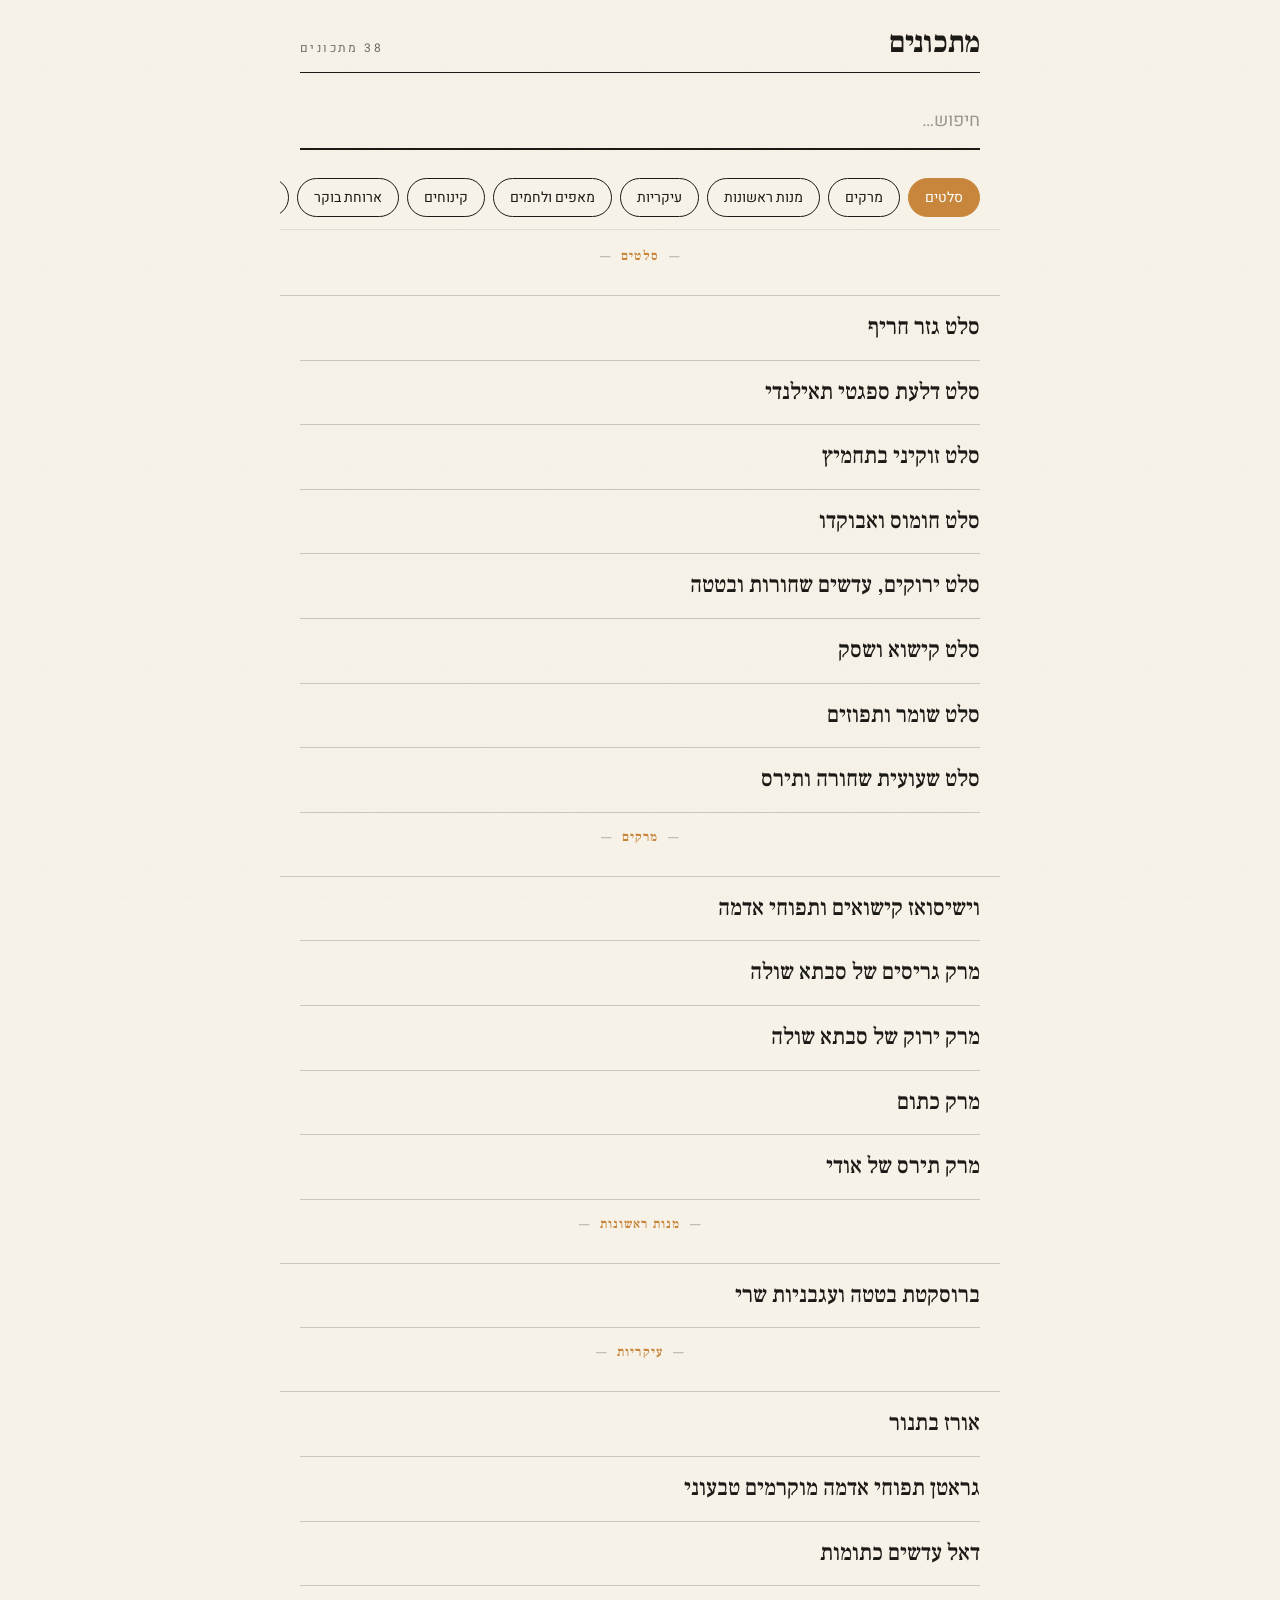
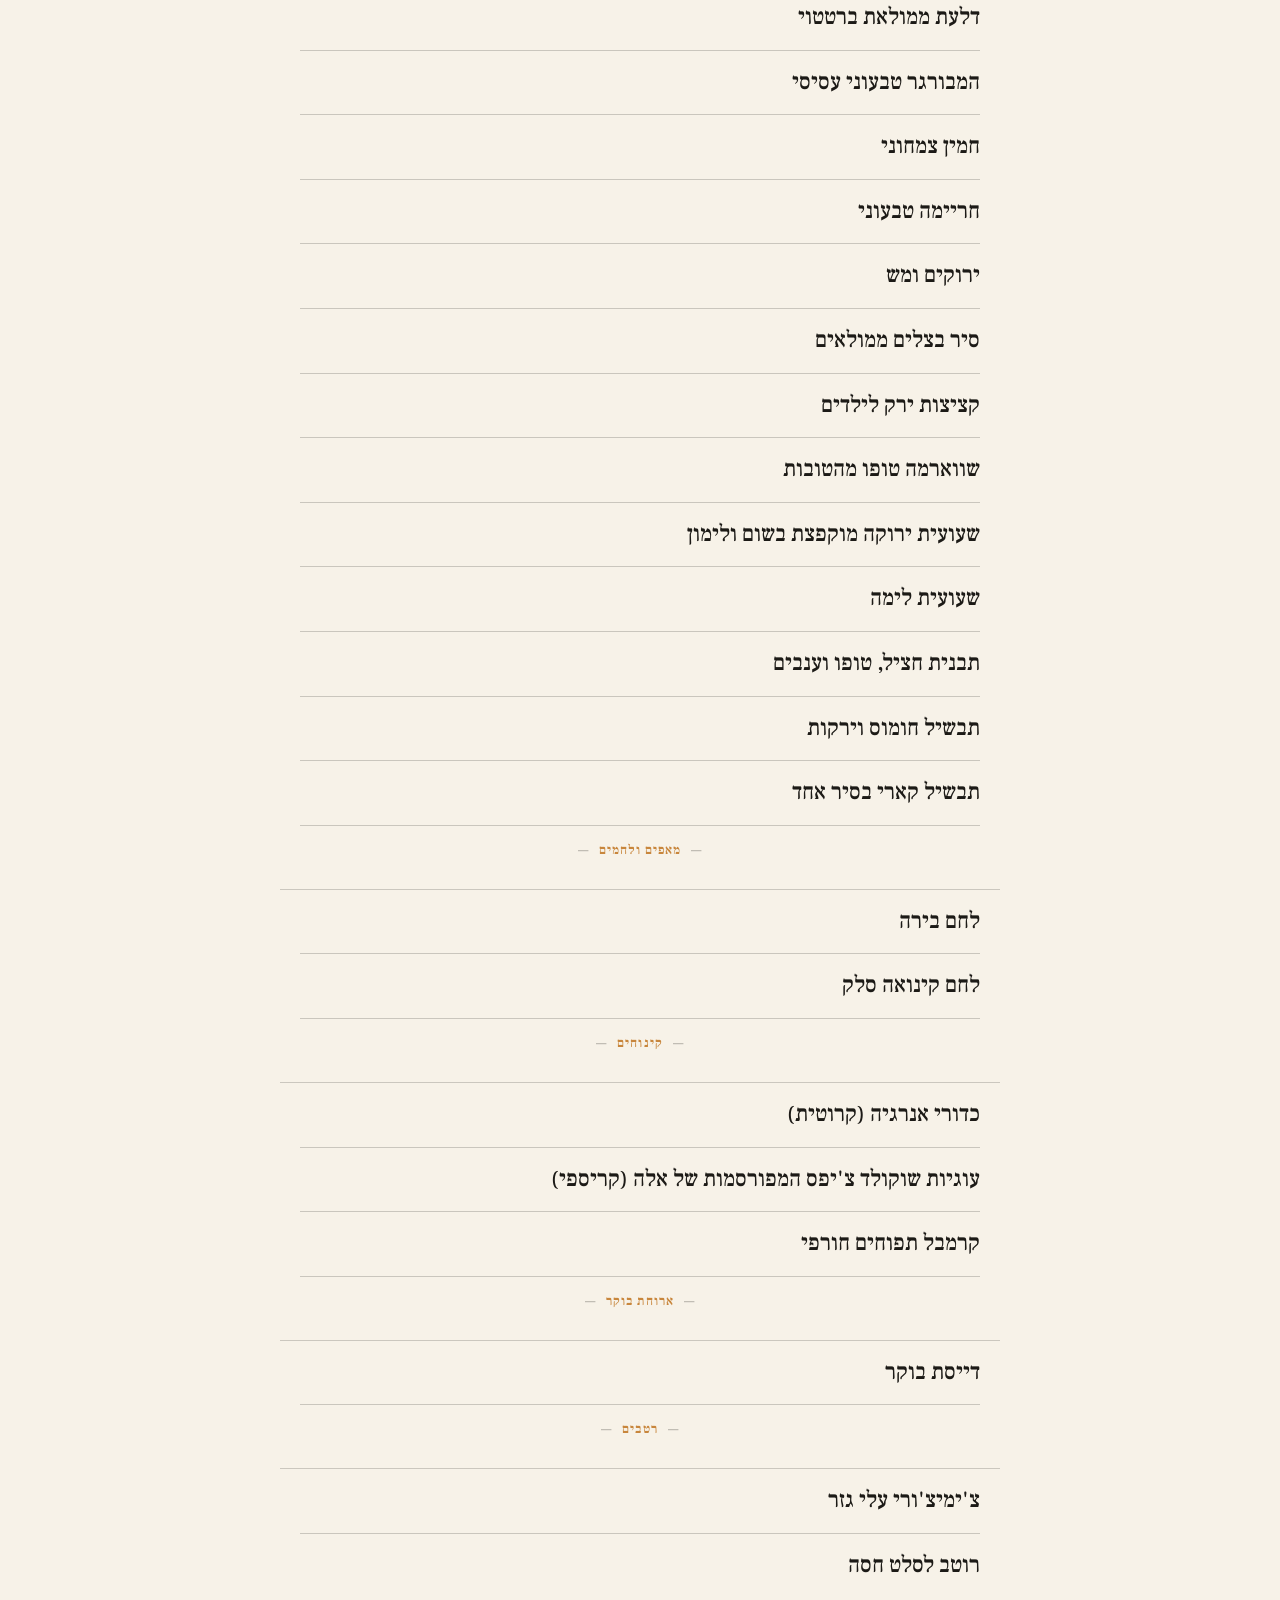
<file: index.html>
<!doctype html>
<html lang="he" dir="rtl">
<head>
<meta charset="utf-8">
<meta name="viewport" content="width=device-width,initial-scale=1,viewport-fit=cover,maximum-scale=5">
<meta name="theme-color" content="#F7F2E8">
<meta name="apple-mobile-web-app-capable" content="yes">
<meta name="apple-mobile-web-app-status-bar-style" content="default">
<meta name="apple-mobile-web-app-title" content="מתכונים">
<meta name="robots" content="noindex, nofollow">
<title>מתכונים</title>
<link rel="apple-touch-icon" href="apple-touch-icon.png">
<link rel="icon" type="image/svg+xml" href="icon.svg">
<link rel="icon" type="image/png" sizes="512x512" href="icon-512.png">
<link rel="preconnect" href="https://fonts.googleapis.com">
<link rel="preconnect" href="https://fonts.gstatic.com" crossorigin>
<link href="https://fonts.googleapis.com/css2?family=Frank+Ruhl+Libre:wght@400;500;700;900&family=Heebo:wght@300;400;500;700&display=swap" rel="stylesheet">
<link rel="stylesheet" href="styles.css">
</head>
<body>
  <div id="app" aria-live="polite"></div>

  <template id="tpl-home">
    <div class="screen home">
      <header class="page-top">
        <div class="wordmark">מתכונים</div>
        <div class="kicker" data-count></div>
      </header>
      <div class="search-wrap">
        <input class="search" type="search" placeholder="חיפוש…" aria-label="חיפוש מתכונים" data-search>
        <button class="search-clear" type="button" aria-label="נקה חיפוש" data-search-clear hidden>×</button>
      </div>
      <div class="chip-rail" data-chiprail></div>
      <ul class="recipe-list" data-list></ul>
      <p class="empty" data-empty hidden>אין מתכונים תואמים</p>
    </div>
  </template>

  <template id="tpl-recipe">
    <article class="screen detail">
      <a href="#/" class="back">→ חזרה</a>
      <h1 data-title></h1>
      <div class="sub" data-sub></div>
      <section class="ingredients">
        <h2>מצרכים</h2>
        <div class="ing-list" data-ingredients></div>
      </section>
      <section class="instructions">
        <h2>הוראות הכנה</h2>
        <ol class="steps" data-instructions></ol>
      </section>
    </article>
  </template>

  <template id="tpl-admin-lock">
    <div class="screen lock">
      <div class="lock-inner">
        <div class="lock-title" data-lock-title>הזן PIN</div>
        <div class="lock-sub" data-lock-sub>ארבע ספרות לגישה לעריכה</div>
        <div class="pin-dots" data-dots>
          <span></span><span></span><span></span><span></span>
        </div>
        <div class="pin-pad">
          <button type="button">1</button><button type="button">2</button><button type="button">3</button>
          <button type="button">4</button><button type="button">5</button><button type="button">6</button>
          <button type="button">7</button><button type="button">8</button><button type="button">9</button>
          <button type="button" class="pad-spacer" aria-hidden="true"></button>
          <button type="button">0</button>
          <button type="button" class="pad-back" aria-label="מחק">⌫</button>
        </div>
        <button class="text-btn" data-forgot hidden>איפוס</button>
      </div>
    </div>
  </template>

  <template id="tpl-admin-token">
    <div class="screen token">
      <a href="#/" class="back">→ חזרה</a>
      <h1>GitHub Token</h1>
      <p class="token-help">
        כדי לשמור עריכות צריך Fine-grained PAT עם הרשאת Contents: Read and write על הריפו של מתכונים.
        <a href="https://github.com/settings/personal-access-tokens/new" target="_blank" rel="noopener">צור טוקן</a>
      </p>
      <label class="field">
        <span>שם בעלים (owner)</span>
        <input type="text" data-owner placeholder="danielhadar" dir="ltr">
      </label>
      <label class="field">
        <span>שם ריפו</span>
        <input type="text" data-repo placeholder="matkonim" dir="ltr">
      </label>
      <label class="field">
        <span>Token</span>
        <input type="password" data-token placeholder="github_pat_…" dir="ltr" autocomplete="off">
      </label>
      <div class="actions sticky">
        <button class="btn primary" data-save>שמור</button>
      </div>
      <p class="token-note">הטוקן נשמר רק בדפדפן הזה, ולא נשלח לשום מקום חוץ מ־api.github.com.</p>
    </div>
  </template>

  <template id="tpl-admin-home">
    <div class="screen admin-home">
      <header class="page-top">
        <div class="wordmark">עריכה</div>
        <a href="#/" class="kicker-link">יציאה לצפייה</a>
      </header>
      <div class="search-wrap">
        <input class="search" type="search" placeholder="חיפוש…" aria-label="חיפוש" data-search>
        <button class="search-clear" type="button" aria-label="נקה חיפוש" data-search-clear hidden>×</button>
      </div>
      <ul class="recipe-list admin" data-list></ul>
      <p class="empty" data-empty hidden>אין עדיין מתכונים. הוסף אחד.</p>
      <a href="#/admin/new" class="fab" aria-label="מתכון חדש">+</a>
    </div>
  </template>

  <template id="tpl-admin-edit">
    <form class="screen edit">
      <a href="#/admin" class="back">→ חזרה</a>
      <h1 data-heading>מתכון חדש</h1>

      <label class="field">
        <span>כותרת</span>
        <input type="text" data-title required placeholder="שם המתכון">
      </label>

      <label class="field">
        <span>קטגוריה</span>
        <select data-category required>
          <option value="" disabled selected>בחר קטגוריה</option>
          <option value="salads">סלטים</option>
          <option value="soups">מרקים</option>
          <option value="starters">מנות ראשונות</option>
          <option value="mains">עיקריות</option>
          <option value="baked">מאפים ולחמים</option>
          <option value="desserts">קינוחים</option>
          <option value="breakfast">ארוחת בוקר</option>
          <option value="sauces">רטבים</option>
        </select>
      </label>

      <label class="field">
        <span>מצרכים — שורה אחת לכל מצרך</span>
        <textarea data-ingredients rows="8" placeholder="1 כוס קמח&#10;2 ביצים&#10;מלח"></textarea>
      </label>

      <label class="field">
        <span>הוראות הכנה — שורה אחת לכל שלב</span>
        <textarea data-instructions rows="12" placeholder="מערבבים את הקמח והביצים.&#10;מחממים תנור ל־180."></textarea>
      </label>

      <details class="preview-panel">
        <summary>תצוגה מקדימה</summary>
        <div class="preview-body" data-preview></div>
      </details>

      <div class="actions sticky">
        <button type="button" class="btn ghost" data-delete hidden>מחיקה</button>
        <button type="submit" class="btn primary" data-save>שמירה</button>
      </div>
    </form>
  </template>

  <div id="toast" class="toast" role="status" aria-live="polite" hidden></div>

  <script src="app.js"></script>
</body>
</html>
</file>
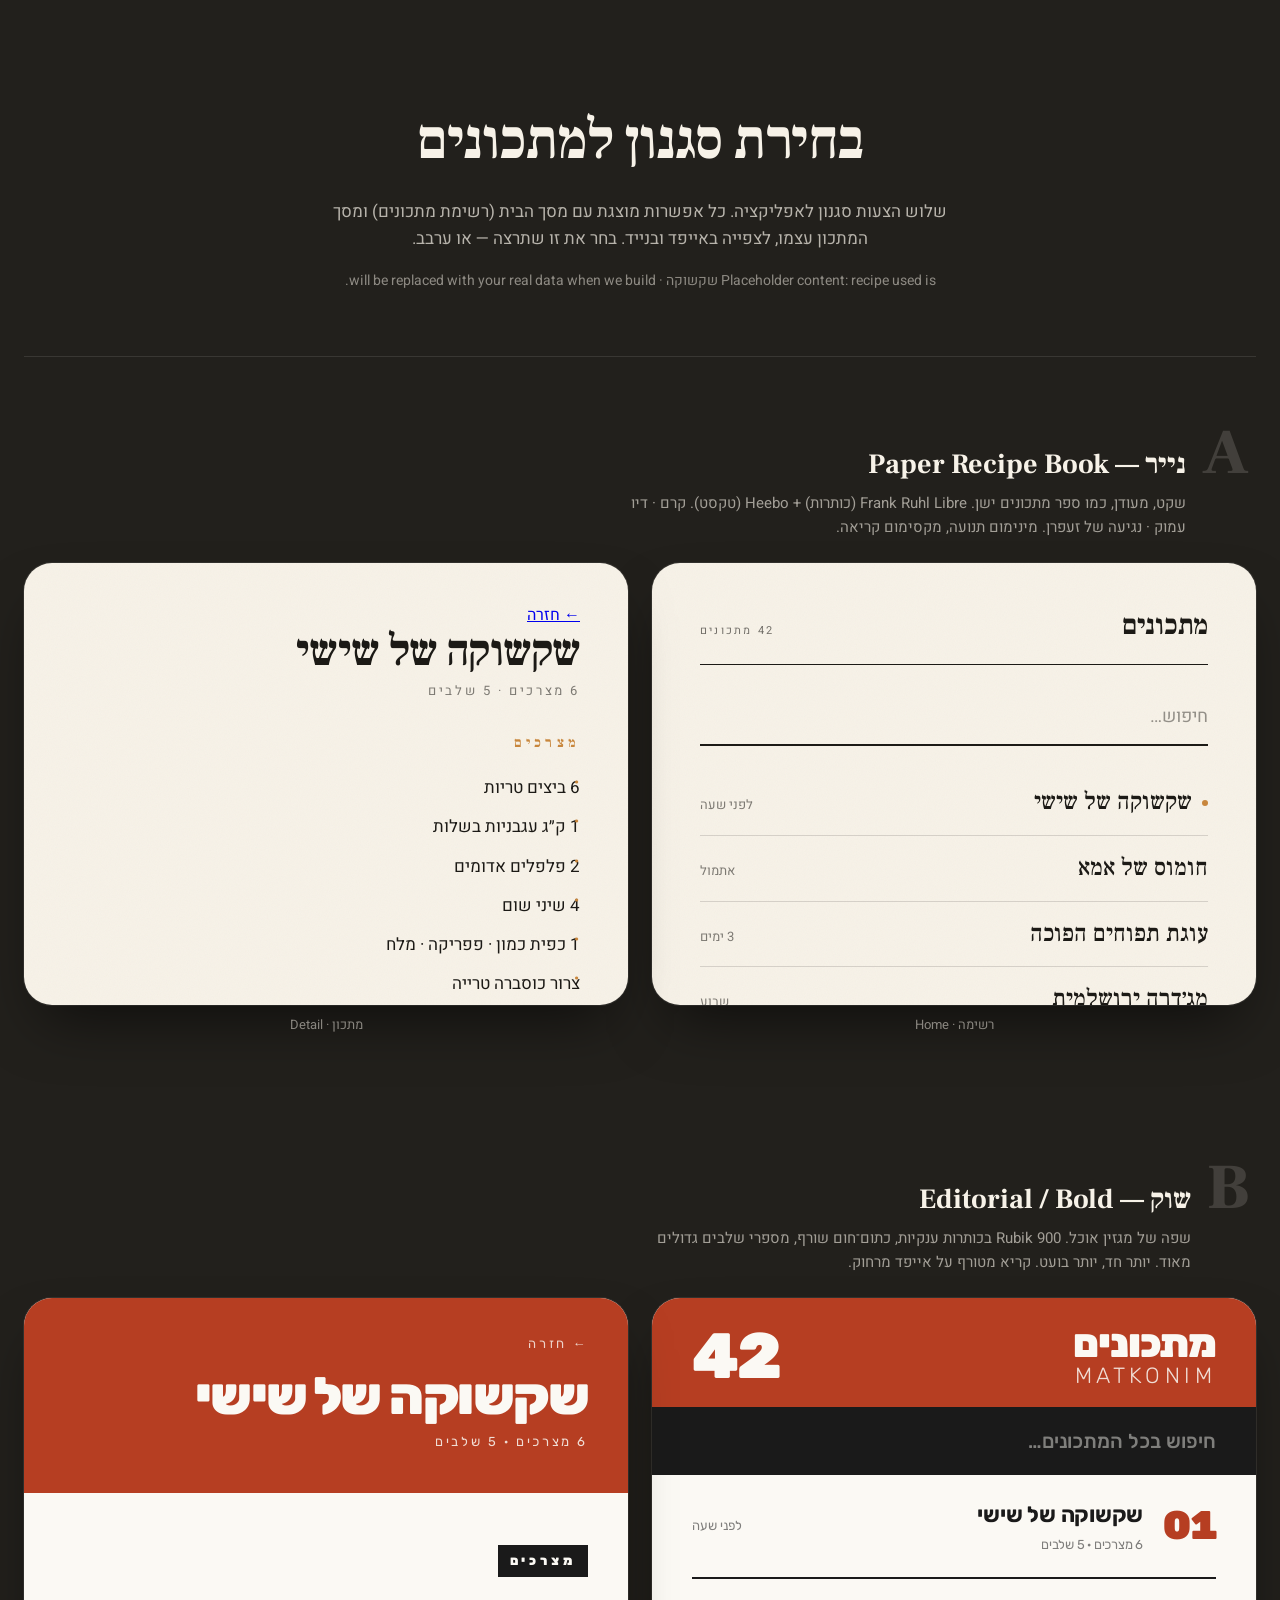
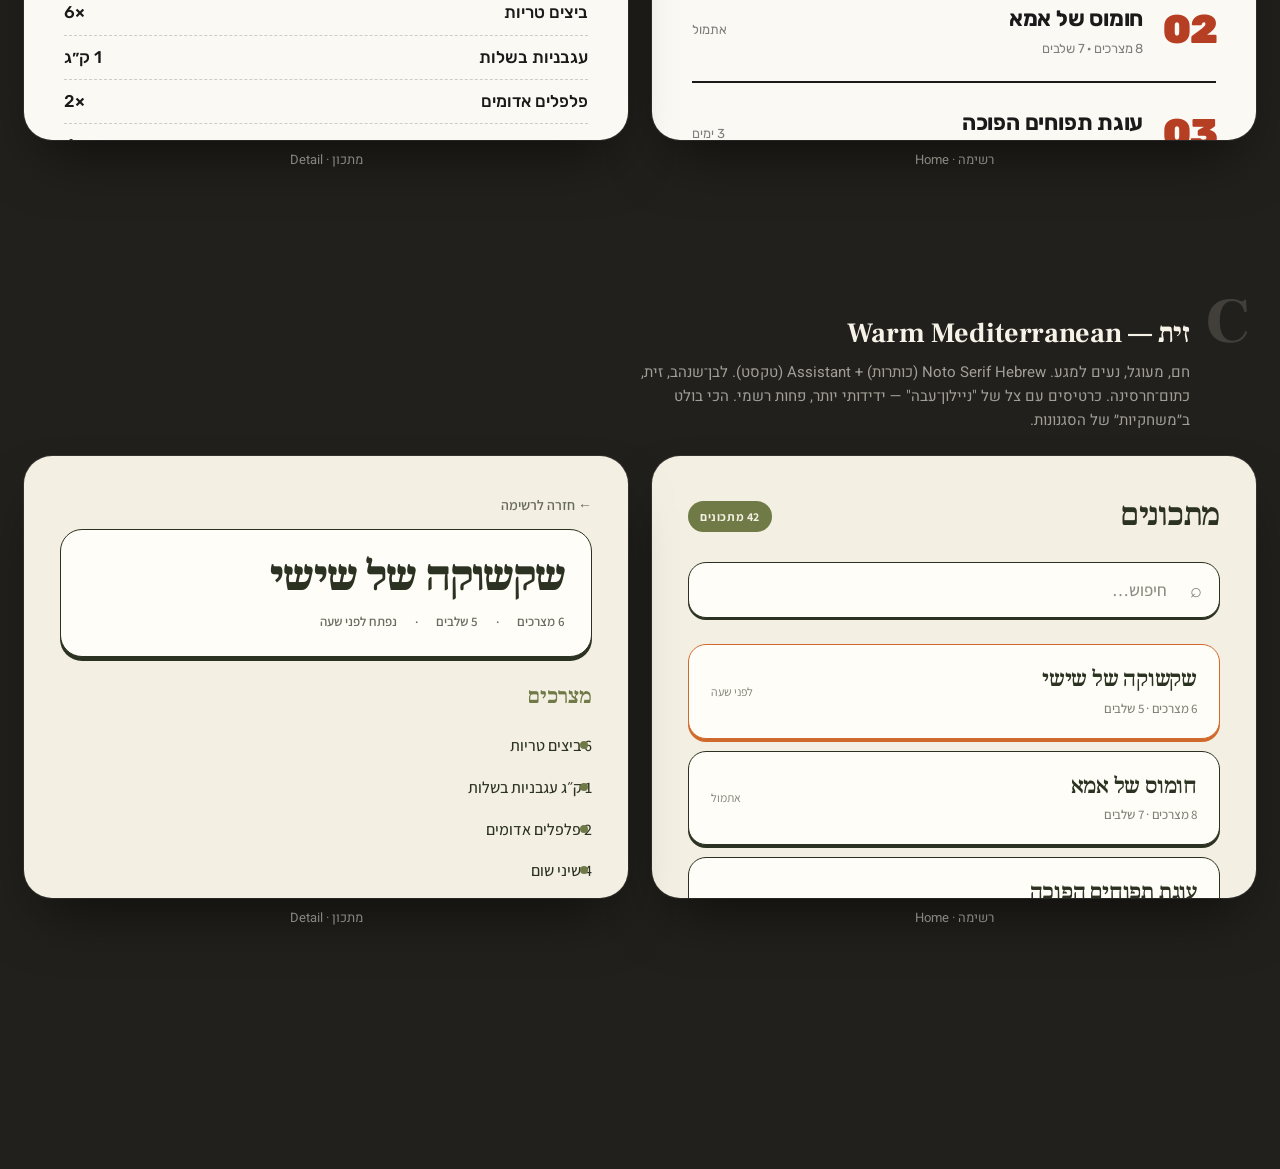
<file: demo-aesthetics.html>
<!doctype html>
<html lang="he" dir="rtl">
<head>
<meta charset="utf-8">
<meta name="viewport" content="width=device-width,initial-scale=1,viewport-fit=cover">
<title>מתכונים — בחירת סגנון</title>
<link rel="preconnect" href="https://fonts.googleapis.com">
<link rel="preconnect" href="https://fonts.gstatic.com" crossorigin>
<link href="https://fonts.googleapis.com/css2?family=Frank+Ruhl+Libre:wght@400;500;700;900&family=Heebo:wght@300;400;500;700&family=Rubik:wght@400;500;700;900&family=Assistant:wght@300;400;600;700&family=Secular+One&family=Alef:wght@400;700&family=Noto+Serif+Hebrew:wght@400;700;900&display=swap" rel="stylesheet">
<style>
  * { box-sizing: border-box; margin: 0; padding: 0; }
  html, body { overflow-x: hidden; }
  body {
    font-family: 'Heebo', sans-serif;
    background: #22201C;
    color: #F7F2E8;
    min-height: 100vh;
    line-height: 1.6;
  }
  .chrome {
    max-width: 1400px;
    margin: 0 auto;
    padding: 48px 24px 120px;
  }
  .chrome > header {
    text-align: center;
    padding: 48px 0 64px;
    border-bottom: 1px solid rgba(255,255,255,.1);
    margin-bottom: 64px;
  }
  .chrome > header h1 {
    font-family: 'Frank Ruhl Libre', serif;
    font-weight: 700;
    font-size: clamp(32px, 6vw, 56px);
    letter-spacing: -.01em;
    margin-bottom: 12px;
  }
  .chrome > header p {
    opacity: .7;
    font-size: 17px;
    max-width: 640px;
    margin: 0 auto;
  }
  .chrome > header .note {
    margin-top: 18px;
    font-size: 14px;
    opacity: .5;
    font-family: 'Heebo', sans-serif;
  }

  .option {
    margin-bottom: 120px;
  }
  .option-label {
    display: flex;
    align-items: baseline;
    gap: 16px;
    margin-bottom: 20px;
    padding: 0 8px;
  }
  .option-num {
    font-family: 'Frank Ruhl Libre', serif;
    font-weight: 900;
    font-size: 64px;
    opacity: .15;
    letter-spacing: -.02em;
    line-height: 1;
  }
  .option-meta h2 {
    font-family: 'Frank Ruhl Libre', serif;
    font-weight: 700;
    font-size: 28px;
    margin-bottom: 4px;
  }
  .option-meta p {
    opacity: .6;
    font-size: 15px;
    max-width: 560px;
  }

  /* iPad frame — cosmetic, just to give context */
  .device-row {
    display: grid;
    grid-template-columns: 1fr 1fr;
    gap: 24px;
    margin-top: 24px;
  }
  @media (max-width: 900px) {
    .device-row { grid-template-columns: 1fr; }
  }
  .device {
    border-radius: 28px;
    overflow: hidden;
    box-shadow:
      0 1px 0 rgba(255,255,255,.08) inset,
      0 0 0 1px rgba(255,255,255,.08),
      0 30px 60px -20px rgba(0,0,0,.6);
    aspect-ratio: 820/600;
    position: relative;
  }
  .device-caption {
    font-size: 13px;
    opacity: .5;
    text-align: center;
    margin-top: 10px;
    font-family: 'Heebo', sans-serif;
  }

  /* ============================================================
     OPTION A — "נייר" — Paper Recipe Book
     Cream paper · deep ink · saffron accent · Frank Ruhl Libre + Heebo
     Quiet, refined, magazine-like
     ============================================================ */
  .paper {
    background: #F7F2E8;
    color: #1C1A16;
    font-family: 'Heebo', sans-serif;
    position: relative;
    overflow: hidden;
    height: 100%;
  }
  .paper::before {
    content: '';
    position: absolute; inset: 0;
    background-image: url("data:image/svg+xml;utf8,<svg xmlns='http://www.w3.org/2000/svg' width='200' height='200'><filter id='n'><feTurbulence type='fractalNoise' baseFrequency='.9' numOctaves='2'/></filter><rect width='200' height='200' filter='url(%23n)' opacity='.35'/></svg>");
    mix-blend-mode: multiply;
    opacity: .12;
    pointer-events: none;
  }
  .paper .screen {
    position: relative;
    height: 100%;
    overflow: auto;
    padding: 40px 48px;
  }
  .paper .top {
    display: flex;
    align-items: baseline;
    justify-content: space-between;
    border-bottom: 1px solid #1C1A16;
    padding-bottom: 16px;
    margin-bottom: 24px;
  }
  .paper .wordmark {
    font-family: 'Frank Ruhl Libre', serif;
    font-weight: 700;
    font-size: 28px;
    letter-spacing: -.01em;
  }
  .paper .kicker {
    font-size: 11px;
    letter-spacing: .2em;
    text-transform: uppercase;
    opacity: .6;
  }
  .paper .search {
    width: 100%;
    background: transparent;
    border: none;
    border-bottom: 2px solid #1C1A16;
    padding: 14px 0 14px 40px;
    font-family: 'Heebo', sans-serif;
    font-size: 18px;
    color: #1C1A16;
    direction: rtl;
    text-align: right;
    outline: none;
    margin-bottom: 24px;
  }
  .paper .search::placeholder { color: #1C1A16; opacity: .45; }
  .paper .list { list-style: none; }
  .paper .list li {
    padding: 18px 0;
    border-bottom: 1px solid rgba(28,26,22,.15);
    display: flex;
    align-items: baseline;
    justify-content: space-between;
    gap: 24px;
  }
  .paper .list li:last-child { border-bottom: none; }
  .paper .list .t {
    font-family: 'Frank Ruhl Libre', serif;
    font-weight: 500;
    font-size: 24px;
    line-height: 1.2;
  }
  .paper .list .meta {
    font-size: 13px;
    opacity: .55;
    white-space: nowrap;
  }
  .paper .list .new .t::before {
    content: '';
    display: inline-block;
    width: 6px; height: 6px;
    background: #C8863C;
    border-radius: 50%;
    margin-left: 10px;
    vertical-align: middle;
  }

  /* Paper — recipe detail */
  .paper .detail .back {
    font-size: 14px;
    opacity: .55;
    margin-bottom: 18px;
    display: inline-block;
    text-decoration: none;
    color: inherit;
  }
  .paper .detail h1 {
    font-family: 'Frank Ruhl Libre', serif;
    font-weight: 700;
    font-size: 44px;
    line-height: 1.05;
    letter-spacing: -.02em;
    margin-bottom: 6px;
  }
  .paper .detail .sub {
    font-size: 13px;
    letter-spacing: .2em;
    text-transform: uppercase;
    opacity: .55;
    margin-bottom: 30px;
    display: block;
  }
  .paper .detail h2 {
    font-family: 'Frank Ruhl Libre', serif;
    font-weight: 700;
    font-size: 14px;
    letter-spacing: .3em;
    text-transform: uppercase;
    margin: 28px 0 14px;
    color: #C8863C;
  }
  .paper .detail ul, .paper .detail ol {
    list-style-position: inside;
    padding-right: 0;
  }
  .paper .detail ul { list-style-type: none; }
  .paper .detail ul li {
    padding: 6px 0 6px 18px;
    position: relative;
    font-size: 17px;
  }
  .paper .detail ul li::before {
    content: '·';
    position: absolute;
    right: 0; top: 2px;
    font-size: 28px;
    color: #C8863C;
    line-height: 1;
  }
  .paper .detail ol {
    counter-reset: step;
    list-style: none;
  }
  .paper .detail ol li {
    counter-increment: step;
    padding: 10px 0 10px 40px;
    position: relative;
    font-size: 18px;
    line-height: 1.65;
  }
  .paper .detail ol li::before {
    content: counter(step);
    position: absolute;
    right: 0; top: 12px;
    font-family: 'Frank Ruhl Libre', serif;
    font-weight: 700;
    font-size: 22px;
    color: #C8863C;
    width: 24px;
  }

  /* ============================================================
     OPTION B — "שוק" — Editorial / Bold / Magazine
     Stark ivory · terracotta · ink · Rubik (condensed bold)
     Punchy, oversized numerals, block-color section headers
     ============================================================ */
  .editorial {
    background: #FBF9F4;
    color: #1A1A1A;
    font-family: 'Rubik', sans-serif;
    height: 100%;
    overflow: hidden;
    position: relative;
  }
  .editorial .screen {
    height: 100%;
    overflow: auto;
    padding: 0;
  }
  .editorial .top {
    background: #B63E22;
    color: #FBF9F4;
    padding: 28px 40px 22px;
    display: flex;
    align-items: end;
    justify-content: space-between;
  }
  .editorial .wordmark {
    font-family: 'Rubik', sans-serif;
    font-weight: 900;
    font-size: 40px;
    letter-spacing: -.03em;
    line-height: .9;
  }
  .editorial .wordmark em {
    font-style: normal;
    font-weight: 300;
    font-size: .55em;
    letter-spacing: .2em;
    display: block;
    text-transform: uppercase;
    margin-top: 4px;
    opacity: .85;
  }
  .editorial .count {
    font-family: 'Rubik', sans-serif;
    font-weight: 900;
    font-size: 64px;
    line-height: .9;
    letter-spacing: -.03em;
  }
  .editorial .search-wrap {
    background: #1A1A1A;
    padding: 0 40px;
  }
  .editorial .search {
    width: 100%;
    background: transparent;
    border: none;
    padding: 22px 0;
    font-family: 'Rubik', sans-serif;
    font-weight: 500;
    font-size: 20px;
    color: #FBF9F4;
    direction: rtl;
    outline: none;
  }
  .editorial .search::placeholder { color: #FBF9F4; opacity: .45; }
  .editorial .list {
    list-style: none;
    padding: 0 40px;
  }
  .editorial .list li {
    padding: 22px 0;
    border-bottom: 2px solid #1A1A1A;
    display: grid;
    grid-template-columns: auto 1fr auto;
    align-items: center;
    gap: 20px;
  }
  .editorial .list li:last-child { border-bottom: 6px solid #1A1A1A; }
  .editorial .list .n {
    font-family: 'Rubik', sans-serif;
    font-weight: 900;
    font-size: 40px;
    color: #B63E22;
    line-height: .9;
    letter-spacing: -.04em;
    font-variant-numeric: tabular-nums;
  }
  .editorial .list .t {
    font-family: 'Rubik', sans-serif;
    font-weight: 700;
    font-size: 22px;
    letter-spacing: -.01em;
  }
  .editorial .list .t em {
    font-style: normal;
    display: block;
    font-size: 13px;
    font-weight: 400;
    opacity: .55;
    margin-top: 2px;
  }
  .editorial .list .meta {
    font-size: 13px;
    opacity: .55;
    font-variant-numeric: tabular-nums;
  }

  /* Editorial detail */
  .editorial .detail {
    padding: 0;
  }
  .editorial .detail .hero {
    background: #B63E22;
    color: #FBF9F4;
    padding: 32px 40px 40px;
  }
  .editorial .detail .back {
    font-size: 13px;
    letter-spacing: .2em;
    text-transform: uppercase;
    opacity: .8;
    text-decoration: none;
    color: inherit;
    display: inline-block;
    margin-bottom: 18px;
  }
  .editorial .detail h1 {
    font-family: 'Rubik', sans-serif;
    font-weight: 900;
    font-size: 52px;
    line-height: .95;
    letter-spacing: -.03em;
  }
  .editorial .detail .sub {
    margin-top: 10px;
    font-size: 13px;
    letter-spacing: .2em;
    text-transform: uppercase;
    opacity: .85;
  }
  .editorial .detail .body {
    padding: 28px 40px 60px;
  }
  .editorial .detail h2 {
    font-family: 'Rubik', sans-serif;
    font-weight: 900;
    font-size: 13px;
    letter-spacing: .3em;
    text-transform: uppercase;
    background: #1A1A1A;
    color: #FBF9F4;
    display: inline-block;
    padding: 6px 12px;
    margin: 24px 0 14px;
  }
  .editorial .detail ul { list-style: none; padding: 0; }
  .editorial .detail ul li {
    padding: 8px 0;
    border-bottom: 1px dashed rgba(26,26,26,.2);
    font-size: 17px;
    font-weight: 500;
    display: flex;
    justify-content: space-between;
    gap: 12px;
  }
  .editorial .detail ul li:last-child { border-bottom: none; }
  .editorial .detail ol {
    list-style: none;
    counter-reset: step;
    padding: 0;
  }
  .editorial .detail ol li {
    counter-increment: step;
    padding: 16px 0 16px 56px;
    position: relative;
    font-size: 18px;
    line-height: 1.55;
    border-bottom: 1px solid rgba(26,26,26,.08);
  }
  .editorial .detail ol li::before {
    content: counter(step, decimal);
    position: absolute;
    right: 0; top: 14px;
    font-family: 'Rubik', sans-serif;
    font-weight: 900;
    font-size: 32px;
    color: #B63E22;
    letter-spacing: -.03em;
    line-height: 1;
    font-variant-numeric: tabular-nums;
  }

  /* ============================================================
     OPTION C — "זית" — Warm Mediterranean / Soft
     Warm off-white · olive · burnt orange · Noto Serif Hebrew + Assistant
     Rounded, generous, softer, slightly playful
     ============================================================ */
  .olive {
    background: #F4EFE3;
    color: #2B3222;
    font-family: 'Assistant', sans-serif;
    height: 100%;
    overflow: hidden;
    position: relative;
  }
  .olive .screen {
    height: 100%;
    overflow: auto;
    padding: 36px 36px 48px;
  }
  .olive .top {
    display: flex;
    align-items: center;
    justify-content: space-between;
    margin-bottom: 22px;
  }
  .olive .wordmark {
    font-family: 'Noto Serif Hebrew', serif;
    font-weight: 700;
    font-size: 30px;
    color: #2B3222;
    letter-spacing: -.01em;
  }
  .olive .badge {
    background: #6F7A46;
    color: #F4EFE3;
    font-size: 12px;
    font-weight: 700;
    letter-spacing: .05em;
    padding: 6px 12px;
    border-radius: 999px;
  }
  .olive .search-wrap {
    position: relative;
    margin-bottom: 26px;
  }
  .olive .search {
    width: 100%;
    background: #FFFDF7;
    border: 1.5px solid #2B3222;
    border-radius: 18px;
    padding: 16px 52px 16px 20px;
    font-family: 'Assistant', sans-serif;
    font-weight: 500;
    font-size: 17px;
    color: #2B3222;
    direction: rtl;
    outline: none;
    box-shadow: 0 2px 0 #2B3222;
  }
  .olive .search:focus { box-shadow: 0 4px 0 #D06A2C; border-color: #D06A2C; }
  .olive .search::placeholder { color: #2B3222; opacity: .55; }
  .olive .search-wrap::before {
    content: '⌕';
    position: absolute;
    right: 18px; top: 50%;
    transform: translateY(-50%);
    font-size: 20px;
    opacity: .6;
  }
  .olive .list { list-style: none; display: grid; gap: 12px; }
  .olive .list li {
    background: #FFFDF7;
    border: 1.5px solid #2B3222;
    border-radius: 18px;
    padding: 18px 22px;
    box-shadow: 0 3px 0 #2B3222;
    display: flex;
    align-items: center;
    justify-content: space-between;
    gap: 20px;
  }
  .olive .list li.fresh {
    border-color: #D06A2C;
    box-shadow: 0 3px 0 #D06A2C;
  }
  .olive .list .t {
    font-family: 'Noto Serif Hebrew', serif;
    font-weight: 700;
    font-size: 21px;
    letter-spacing: -.01em;
  }
  .olive .list .t em {
    font-style: normal;
    display: block;
    font-family: 'Assistant', sans-serif;
    font-size: 13px;
    font-weight: 500;
    opacity: .6;
    margin-top: 2px;
  }
  .olive .list .meta {
    font-size: 12px;
    opacity: .6;
    white-space: nowrap;
    text-align: left;
  }

  /* Olive detail */
  .olive .detail .back {
    font-size: 14px;
    font-weight: 600;
    opacity: .7;
    text-decoration: none;
    color: inherit;
    margin-bottom: 12px;
    display: inline-block;
  }
  .olive .detail .title-card {
    background: #FFFDF7;
    border: 1.5px solid #2B3222;
    border-radius: 22px;
    box-shadow: 0 4px 0 #2B3222;
    padding: 26px 26px 24px;
    margin-bottom: 24px;
  }
  .olive .detail h1 {
    font-family: 'Noto Serif Hebrew', serif;
    font-weight: 900;
    font-size: 40px;
    line-height: 1.1;
    letter-spacing: -.02em;
  }
  .olive .detail .stats {
    display: flex;
    gap: 18px;
    margin-top: 12px;
    font-size: 13px;
    font-weight: 600;
    opacity: .7;
  }
  .olive .detail .stats span + span::before {
    content: '·';
    margin-left: 18px;
    margin-right: 0;
  }
  .olive .detail h2 {
    font-family: 'Noto Serif Hebrew', serif;
    font-weight: 700;
    font-size: 20px;
    margin: 22px 0 12px;
    color: #6F7A46;
  }
  .olive .detail ul { list-style: none; padding: 0; }
  .olive .detail ul li {
    padding: 8px 0 8px 26px;
    position: relative;
    font-size: 16px;
    font-weight: 500;
  }
  .olive .detail ul li::before {
    content: '';
    position: absolute;
    right: 4px; top: 16px;
    width: 8px; height: 8px;
    border-radius: 50%;
    background: #6F7A46;
  }
  .olive .detail ol {
    list-style: none;
    counter-reset: step;
    padding: 0;
  }
  .olive .detail ol li {
    counter-increment: step;
    padding: 14px 50px 14px 16px;
    position: relative;
    font-size: 17px;
    line-height: 1.55;
    background: #FFFDF7;
    border: 1.5px solid #2B3222;
    border-radius: 14px;
    margin-bottom: 8px;
  }
  .olive .detail ol li::before {
    content: counter(step);
    position: absolute;
    right: -1px; top: -1px;
    width: 38px; height: 38px;
    background: #D06A2C;
    color: #FFFDF7;
    border: 1.5px solid #2B3222;
    border-top-right-radius: 14px;
    border-bottom-left-radius: 14px;
    font-family: 'Noto Serif Hebrew', serif;
    font-weight: 700;
    font-size: 18px;
    display: grid;
    place-items: center;
  }

  /* mobile tweaks */
  @media (max-width: 600px) {
    .paper .screen, .olive .screen { padding: 24px; }
    .editorial .top, .editorial .list, .editorial .detail .hero, .editorial .detail .body { padding-left: 24px; padding-right: 24px; }
    .paper .detail h1, .editorial .detail h1, .olive .detail h1 { font-size: 34px; }
  }
</style>
</head>
<body>
<div class="chrome">
  <header>
    <h1>בחירת סגנון למתכונים</h1>
    <p>שלוש הצעות סגנון לאפליקציה. כל אפשרות מוצגת עם מסך הבית (רשימת מתכונים) ומסך המתכון עצמו, לצפייה באייפד ובנייד. בחר את זו שתרצה — או ערבב.</p>
    <p class="note">Placeholder content: recipe used is שקשוקה · will be replaced with your real data when we build.</p>
  </header>

  <!-- OPTION A -->
  <section class="option">
    <div class="option-label">
      <div class="option-num">A</div>
      <div class="option-meta">
        <h2>נייר — Paper Recipe Book</h2>
        <p>שקט, מעודן, כמו ספר מתכונים ישן. Frank Ruhl Libre (כותרות) + Heebo (טקסט). קרם · דיו עמוק · נגיעה של זעפרן. מינימום תנועה, מקסימום קריאה.</p>
      </div>
    </div>
    <div class="device-row">
      <div>
        <div class="device">
          <div class="paper">
            <div class="screen">
              <div class="top">
                <div class="wordmark">מתכונים</div>
                <div class="kicker">42 מתכונים</div>
              </div>
              <input class="search" placeholder="חיפוש…">
              <ul class="list">
                <li class="new"><span class="t">שקשוקה של שישי</span><span class="meta">לפני שעה</span></li>
                <li><span class="t">חומוס של אמא</span><span class="meta">אתמול</span></li>
                <li><span class="t">עוגת תפוחים הפוכה</span><span class="meta">3 ימים</span></li>
                <li><span class="t">מג׳דרה ירושלמית</span><span class="meta">שבוע</span></li>
                <li><span class="t">מרק עדשים כתומות</span><span class="meta">שבועיים</span></li>
                <li><span class="t">סביח בפיתה</span><span class="meta">חודש</span></li>
              </ul>
            </div>
          </div>
        </div>
        <div class="device-caption">רשימה · Home</div>
      </div>
      <div>
        <div class="device">
          <div class="paper">
            <div class="screen">
              <a class="back" href="#">← חזרה</a>
              <div class="detail">
                <h1>שקשוקה של שישי</h1>
                <span class="sub">6 מצרכים · 5 שלבים</span>
                <h2>מצרכים</h2>
                <ul>
                  <li>6 ביצים טריות</li>
                  <li>1 ק״ג עגבניות בשלות</li>
                  <li>2 פלפלים אדומים</li>
                  <li>4 שיני שום</li>
                  <li>1 כפית כמון · פפריקה · מלח</li>
                  <li>צרור כוסברה טרייה</li>
                </ul>
                <h2>הוראות הכנה</h2>
                <ol>
                  <li>מחממים שמן זית במחבת רחבה ומטגנים שום עד הזהבה קלה.</li>
                  <li>מוסיפים פלפלים קצוצים, מבשלים 5 דקות עד שהם מתרככים.</li>
                  <li>מוסיפים עגבניות מרוסקות, תבלינים, ומבשלים 15 דקות עד שהרוטב מסמיך.</li>
                  <li>שוברים את הביצים ישירות לרוטב, מכסים ומבשלים 5–7 דקות.</li>
                  <li>מפזרים כוסברה טרייה ומגישים עם לחם חם.</li>
                </ol>
              </div>
            </div>
          </div>
        </div>
        <div class="device-caption">מתכון · Detail</div>
      </div>
    </div>
  </section>

  <!-- OPTION B -->
  <section class="option">
    <div class="option-label">
      <div class="option-num">B</div>
      <div class="option-meta">
        <h2>שוק — Editorial / Bold</h2>
        <p>שפה של מגזין אוכל. Rubik 900 בכותרות ענקיות, כתום־חום שורף, מספרי שלבים גדולים מאוד. יותר חד, יותר בועט. קריא מטורף על אייפד מרחוק.</p>
      </div>
    </div>
    <div class="device-row">
      <div>
        <div class="device">
          <div class="editorial">
            <div class="screen">
              <div class="top">
                <div class="wordmark">מתכונים<em>Matkonim</em></div>
                <div class="count">42</div>
              </div>
              <div class="search-wrap">
                <input class="search" placeholder="חיפוש בכל המתכונים…">
              </div>
              <ul class="list">
                <li><div class="n">01</div><div class="t">שקשוקה של שישי<em>6 מצרכים · 5 שלבים</em></div><div class="meta">לפני שעה</div></li>
                <li><div class="n">02</div><div class="t">חומוס של אמא<em>8 מצרכים · 7 שלבים</em></div><div class="meta">אתמול</div></li>
                <li><div class="n">03</div><div class="t">עוגת תפוחים הפוכה<em>10 מצרכים · 9 שלבים</em></div><div class="meta">3 ימים</div></li>
                <li><div class="n">04</div><div class="t">מג׳דרה ירושלמית<em>5 מצרכים · 4 שלבים</em></div><div class="meta">שבוע</div></li>
                <li><div class="n">05</div><div class="t">מרק עדשים כתומות<em>7 מצרכים · 6 שלבים</em></div><div class="meta">שבועיים</div></li>
              </ul>
            </div>
          </div>
        </div>
        <div class="device-caption">רשימה · Home</div>
      </div>
      <div>
        <div class="device">
          <div class="editorial">
            <div class="screen detail">
              <div class="hero">
                <a class="back" href="#">← חזרה</a>
                <h1>שקשוקה של שישי</h1>
                <div class="sub">6 מצרכים · 5 שלבים</div>
              </div>
              <div class="body">
                <h2>מצרכים</h2>
                <ul>
                  <li>ביצים טריות<span>×6</span></li>
                  <li>עגבניות בשלות<span>1 ק״ג</span></li>
                  <li>פלפלים אדומים<span>×2</span></li>
                  <li>שיני שום<span>×4</span></li>
                  <li>כוסברה טרייה<span>צרור</span></li>
                </ul>
                <h2>הוראות הכנה</h2>
                <ol>
                  <li>מחממים שמן זית במחבת רחבה, מטגנים שום עד הזהבה.</li>
                  <li>מוסיפים פלפלים קצוצים, מבשלים 5 דקות.</li>
                  <li>מוסיפים עגבניות ותבלינים, מבשלים 15 דקות.</li>
                  <li>שוברים ביצים לרוטב, מכסים, מבשלים 5–7 דקות.</li>
                  <li>מפזרים כוסברה, מגישים עם לחם.</li>
                </ol>
              </div>
            </div>
          </div>
        </div>
        <div class="device-caption">מתכון · Detail</div>
      </div>
    </div>
  </section>

  <!-- OPTION C -->
  <section class="option">
    <div class="option-label">
      <div class="option-num">C</div>
      <div class="option-meta">
        <h2>זית — Warm Mediterranean</h2>
        <p>חם, מעוגל, נעים למגע. Noto Serif Hebrew (כותרות) + Assistant (טקסט). לבן־שנהב, זית, כתום־חרסינה. כרטיסים עם צל של "ניילון־עבה" — ידידותי יותר, פחות רשמי. הכי בולט ב״משחקיות״ של הסגנונות.</p>
      </div>
    </div>
    <div class="device-row">
      <div>
        <div class="device">
          <div class="olive">
            <div class="screen">
              <div class="top">
                <div class="wordmark">מתכונים</div>
                <div class="badge">42 מתכונים</div>
              </div>
              <div class="search-wrap">
                <input class="search" placeholder="חיפוש…">
              </div>
              <ul class="list">
                <li class="fresh"><div class="t">שקשוקה של שישי<em>6 מצרכים · 5 שלבים</em></div><div class="meta">לפני שעה</div></li>
                <li><div class="t">חומוס של אמא<em>8 מצרכים · 7 שלבים</em></div><div class="meta">אתמול</div></li>
                <li><div class="t">עוגת תפוחים הפוכה<em>10 מצרכים · 9 שלבים</em></div><div class="meta">3 ימים</div></li>
                <li><div class="t">מג׳דרה ירושלמית<em>5 מצרכים · 4 שלבים</em></div><div class="meta">שבוע</div></li>
                <li><div class="t">מרק עדשים כתומות<em>7 מצרכים · 6 שלבים</em></div><div class="meta">שבועיים</div></li>
              </ul>
            </div>
          </div>
        </div>
        <div class="device-caption">רשימה · Home</div>
      </div>
      <div>
        <div class="device">
          <div class="olive">
            <div class="screen detail">
              <a class="back" href="#">← חזרה לרשימה</a>
              <div class="title-card">
                <h1>שקשוקה של שישי</h1>
                <div class="stats"><span>6 מצרכים</span><span>5 שלבים</span><span>נפתח לפני שעה</span></div>
              </div>
              <h2>מצרכים</h2>
              <ul>
                <li>6 ביצים טריות</li>
                <li>1 ק״ג עגבניות בשלות</li>
                <li>2 פלפלים אדומים</li>
                <li>4 שיני שום</li>
                <li>צרור כוסברה טרייה</li>
              </ul>
              <h2>הוראות הכנה</h2>
              <ol>
                <li>מחממים שמן זית במחבת רחבה ומטגנים שום עד הזהבה.</li>
                <li>מוסיפים פלפלים קצוצים, מבשלים 5 דקות.</li>
                <li>מוסיפים עגבניות ותבלינים, מבשלים 15 דקות.</li>
                <li>שוברים את הביצים לרוטב, מכסים ומבשלים 5–7 דקות.</li>
              </ol>
            </div>
          </div>
        </div>
        <div class="device-caption">מתכון · Detail</div>
      </div>
    </div>
  </section>

</div>
</body>
</html>
</file>
<file: styles.css>
/* ==========================================================================
   מתכונים — styles
   Aesthetic: נייר (Paper Recipe Book)
   Palette: cream paper · deep ink · saffron accent
   Type:    Frank Ruhl Libre (display) · Heebo (body)
   ========================================================================== */

:root {
  --paper:        #F7F2E8;
  --paper-lift:   #FCF8EE;          /* card interior, slightly brighter */
  --ink:          #1C1A16;
  --ink-60:       rgba(28,26,22,.62);
  --ink-40:       rgba(28,26,22,.42);
  --ink-20:       rgba(28,26,22,.20);
  --ink-10:       rgba(28,26,22,.10);
  --saffron:      #C8863C;
  --saffron-dark: #A06E2D;
  --danger:       #8B2A1F;

  --radius-sm:  6px;
  --radius-md:  10px;
  --radius-lg:  14px;

  --shadow-toast: 0 8px 24px -8px rgba(28,26,22,.25);

  --fs-base:   18px;
  --fs-body:   1.05rem;     /* ~19px */
  --fs-ingr:   1.12rem;     /* ~20px — kitchen readable */
  --fs-step:   1.22rem;     /* ~22px */
  --fs-h1:     2.4rem;      /* ~43px */
  --fs-h1-mob: 1.9rem;      /* ~34px */
  --fs-h2:     .82rem;

  --lh-body:   1.55;
  --lh-step:   1.65;

  --page-pad-x:   max(20px, env(safe-area-inset-right, 0) + 20px);
  --page-pad-bottom: max(32px, env(safe-area-inset-bottom, 0) + 32px);

  /* paper noise overlay — SVG data URI */
  --paper-noise: url("data:image/svg+xml;utf8,<svg xmlns='http://www.w3.org/2000/svg' width='200' height='200'><filter id='n'><feTurbulence type='fractalNoise' baseFrequency='.9' numOctaves='2'/></filter><rect width='200' height='200' filter='url(%23n)' opacity='.35'/></svg>");
}

* { box-sizing: border-box; }
html, body {
  margin: 0; padding: 0;
  background: var(--paper);
  color: var(--ink);
  -webkit-text-size-adjust: 100%;
  -webkit-font-smoothing: antialiased;
  text-rendering: optimizeLegibility;
}
body {
  font-family: 'Heebo', system-ui, sans-serif;
  font-size: var(--fs-base);
  line-height: var(--lh-body);
  min-height: 100dvh;
  position: relative;
  overscroll-behavior-y: contain;
}
body::before {
  content: '';
  position: fixed; inset: 0;
  background-image: var(--paper-noise);
  mix-blend-mode: multiply;
  opacity: .09;
  pointer-events: none;
  z-index: 0;
}
#app { position: relative; z-index: 1; }

/* ---------- layout shell ---------- */
.screen {
  max-width: 720px;
  margin: 0 auto;
  padding: 28px var(--page-pad-x) var(--page-pad-bottom);
  min-height: 100dvh;
  animation: fade 180ms ease-out both;
}
@keyframes fade { from { opacity: 0; transform: translateY(4px); } to { opacity: 1; transform: none; } }

/* When View Transitions are running (forward/back), skip the .screen fade — it would double-animate */
@supports (view-transition-name: root) {
  html.nav-forward .screen,
  html.nav-back .screen { animation: none; }
}

/* ============================================================================
   Page transitions — slide for forward/back, matched to RTL direction.
   RTL convention (iOS): forward enters from LEFT, back enters from RIGHT.
   Uses the View Transitions API — silently no-ops on browsers that lack it.
   ============================================================================ */
@keyframes slide-in-from-left  { from { transform: translateX(-100%); opacity: .85; } to { transform: none; opacity: 1; } }
@keyframes slide-out-to-right  { from { transform: none; opacity: 1; }                to { transform: translateX(100%);  opacity: .85; } }
@keyframes slide-in-from-right { from { transform: translateX(100%);  opacity: .85; } to { transform: none; opacity: 1; } }
@keyframes slide-out-to-left   { from { transform: none; opacity: 1; }                to { transform: translateX(-100%); opacity: .85; } }

::view-transition-old(root),
::view-transition-new(root) {
  animation-duration: 280ms;
  animation-timing-function: cubic-bezier(.25,.8,.25,1);
  animation-fill-mode: both;
  /* Hide scrollbars on the snapshot so they don't flash */
  mix-blend-mode: normal;
}

html.nav-forward::view-transition-old(root) { animation-name: slide-out-to-right; }
html.nav-forward::view-transition-new(root) { animation-name: slide-in-from-left; }
html.nav-back::view-transition-old(root)    { animation-name: slide-out-to-left; }
html.nav-back::view-transition-new(root)    { animation-name: slide-in-from-right; }

/* No-animation cases: cross-fade quickly */
html.nav-same::view-transition-old(root),
html.nav-none::view-transition-old(root) { animation: none; opacity: 0; }
html.nav-same::view-transition-new(root),
html.nav-none::view-transition-new(root) { animation: none; opacity: 1; }

@media (prefers-reduced-motion: reduce) {
  ::view-transition-old(root),
  ::view-transition-new(root) { animation-duration: 0ms !important; }
}

a { color: inherit; }
button { font-family: inherit; }

.page-top {
  display: flex;
  align-items: baseline;
  justify-content: space-between;
  gap: 16px;
  border-bottom: 1px solid var(--ink);
  padding-bottom: 14px;
  margin-bottom: 20px;
}
.wordmark {
  font-family: 'Frank Ruhl Libre', serif;
  font-weight: 700;
  font-size: 30px;
  letter-spacing: -.01em;
  line-height: 1;
}
.kicker, .kicker-link {
  font-size: 12px;
  letter-spacing: .2em;
  text-transform: uppercase;
  color: var(--ink-60);
  text-decoration: none;
}
.kicker-link { text-decoration: underline; text-underline-offset: 4px; }
.kicker-link:hover { color: var(--ink); }

/* ---------- search ---------- */
.search-wrap { position: relative; margin-bottom: 18px; }
.search {
  width: 100%;
  background: transparent;
  border: none;
  border-bottom: 2px solid var(--ink);
  padding: 14px 0 14px 38px;
  font-family: inherit;
  font-size: 18px;
  color: var(--ink);
  direction: rtl;
  text-align: right;
  outline: none;
  -webkit-appearance: none;
  border-radius: 0;
}
.search::placeholder { color: var(--ink-40); }
.search::-webkit-search-cancel-button { display: none; }
.search:focus { border-bottom-color: var(--saffron); }

.search-clear {
  position: absolute;
  left: 0;
  top: 50%;
  transform: translateY(-50%);
  width: 28px;
  height: 28px;
  padding: 0;
  border: none;
  background: transparent;
  color: var(--ink-40);
  font-size: 22px;
  line-height: 1;
  cursor: pointer;
  border-radius: 50%;
  display: flex;
  align-items: center;
  justify-content: center;
  transition: color 120ms ease, background 120ms ease;
}
.search-clear:hover { color: var(--ink); background: rgba(0,0,0,.05); }
.search-clear:focus-visible { outline: 2px solid var(--saffron); outline-offset: 2px; }
.search-clear[hidden] { display: none; }

/* ---------- category chip rail ---------- */
.chip-rail {
  position: sticky;
  top: 0;
  z-index: 3;
  display: flex;
  gap: 8px;
  padding: 10px var(--page-pad-x) 12px;
  margin: 0 calc(-1 * var(--page-pad-x)) 2px;
  background: var(--paper);
  overflow-x: auto;
  overflow-y: hidden;
  scrollbar-width: none;
  direction: rtl;
  border-bottom: 1px solid var(--ink-10);
  scroll-behavior: smooth;
  -webkit-overflow-scrolling: touch;
}
.chip-rail::-webkit-scrollbar { display: none; }
.chip {
  flex-shrink: 0;
  padding: 8px 16px;
  border-radius: 999px;
  border: 1px solid var(--ink);
  background: transparent;
  font-size: 14px;
  font-family: inherit;
  color: var(--ink);
  cursor: pointer;
  white-space: nowrap;
  transition: background 150ms ease, color 150ms ease, border-color 150ms ease, opacity 150ms ease;
}
.chip.active {
  background: var(--saffron);
  border-color: var(--saffron);
  color: #fff;
}
.chip.dim { opacity: .35; pointer-events: none; }

/* ---------- recipe list ---------- */
.recipe-list {
  list-style: none;
  margin: 0; padding: 0;
  position: relative;
}
.recipe-list li.section-hdr {
  position: sticky;
  top: 52px;              /* chip-rail height + 1px border */
  z-index: 2;
  background: var(--paper);
  display: block;
  padding: 14px 0 8px;
  margin: 0 calc(-1 * var(--page-pad-x));
  padding-left: var(--page-pad-x);
  padding-right: var(--page-pad-x);
  border-bottom: 1px solid var(--ink-20);
  border-top: none;
  font-family: 'Frank Ruhl Libre', serif;
  font-weight: 700;
  font-size: 13px;
  letter-spacing: .08em;
  color: var(--saffron);
  text-align: center;
  cursor: default;
}
.recipe-list li.section-hdr::before,
.recipe-list li.section-hdr::after {
  content: '—';
  color: var(--ink-40);
  margin: 0 10px;
  font-weight: 400;
}
.recipe-list li {
  padding: 18px 0;
  border-bottom: 1px solid var(--ink-20);
  display: flex;
  align-items: baseline;
  justify-content: space-between;
  gap: 18px;
  cursor: pointer;
  -webkit-tap-highlight-color: transparent;
  min-height: 64px;
}
.recipe-list li:last-child { border-bottom: none; }
.recipe-list li:active { background: var(--ink-10); }
.recipe-list .t {
  font-family: 'Frank Ruhl Libre', serif;
  font-weight: 500;
  font-size: 23px;
  line-height: 1.2;
}
/* admin rows: add edit/delete */
.recipe-list.admin li { padding-left: 8px; }
.recipe-list.admin .row-actions {
  display: flex;
  gap: 6px;
}
.recipe-list.admin .row-actions a {
  color: var(--ink-60);
  text-decoration: none;
  font-size: 14px;
  padding: 10px 12px;
  border-radius: var(--radius-sm);
}
.recipe-list.admin .row-actions a:hover { color: var(--ink); background: var(--ink-10); }

.empty {
  text-align: center;
  color: var(--ink-40);
  padding: 48px 0;
  font-style: italic;
}

/* ---------- recipe detail ---------- */
.detail .back, .edit .back, .token .back {
  display: inline-block;
  font-size: 14px;
  color: var(--ink-60);
  text-decoration: none;
  margin-bottom: 16px;
  padding: 6px 0;
}
.detail .back:hover { color: var(--ink); }

.detail h1 {
  font-family: 'Frank Ruhl Libre', serif;
  font-weight: 700;
  font-size: var(--fs-h1);
  line-height: 1.05;
  letter-spacing: -.02em;
  margin: 0 0 8px;
}
.detail .sub {
  font-size: 12px;
  letter-spacing: .2em;
  text-transform: uppercase;
  color: var(--ink-60);
  margin-bottom: 26px;
}
.detail h2 {
  font-family: 'Frank Ruhl Libre', serif;
  font-weight: 700;
  font-size: var(--fs-h2);
  letter-spacing: .3em;
  text-transform: uppercase;
  color: var(--saffron-dark);
  margin: 32px 0 14px;
}

/* ingredients — no bullets, just lines */
.ing-list {
  display: block;
}
.ing-list > div {
  font-size: var(--fs-ingr);
  line-height: 1.45;
  padding: 8px 0;
  border-bottom: 1px dashed var(--ink-20);
}
.ing-list > div:last-child { border-bottom: none; }

/* sub-section header inside ingredients (lines ending with ":") — e.g. "לרוטב:" */
.ing-list > div[data-section] {
  font-family: var(--font-display, var(--font-sans));
  font-weight: 600;
  font-size: calc(var(--fs-ingr) * 1.02);
  color: var(--saffron-dark);
  letter-spacing: .02em;
  padding-top: 16px;
  padding-bottom: 6px;
  border-bottom: none;
}
.ing-list > div[data-section] + div { border-top: 1px dashed var(--ink-20); }
.ing-list > div[data-section]:first-child { padding-top: 8px; }

/* instructions — numbered cells (C adapted to paper) */
.steps {
  list-style: none;
  counter-reset: step;
  margin: 0; padding: 0;
  display: grid;
  gap: 10px;
}
.steps li {
  counter-increment: step;
  position: relative;
  background: var(--paper-lift);
  border: 1px solid var(--ink);
  border-radius: var(--radius-md);
  padding: 18px 64px 18px 20px;
  font-size: var(--fs-step);
  line-height: var(--lh-step);
}
.steps li::before {
  content: counter(step);
  position: absolute;
  right: -1px; top: -1px;
  width: 44px; height: 44px;
  background: var(--saffron);
  color: var(--paper);
  border: 1px solid var(--ink);
  border-top-right-radius: var(--radius-md);
  border-bottom-left-radius: var(--radius-md);
  font-family: 'Frank Ruhl Libre', serif;
  font-weight: 700;
  font-size: 22px;
  display: grid;
  place-items: center;
  font-variant-numeric: tabular-nums;
}

/* ---------- PIN lock ---------- */
.lock {
  display: flex;
  align-items: center;
  justify-content: center;
}
.lock-inner {
  width: 100%;
  max-width: 340px;
  text-align: center;
}
.lock-title {
  font-family: 'Frank Ruhl Libre', serif;
  font-weight: 700;
  font-size: 34px;
  margin-top: 40px;
  margin-bottom: 6px;
}
.lock-sub {
  color: var(--ink-60);
  font-size: 14px;
  margin-bottom: 32px;
}
.pin-dots {
  display: flex;
  justify-content: center;
  gap: 18px;
  margin-bottom: 36px;
}
.pin-dots span {
  width: 14px; height: 14px;
  border-radius: 50%;
  border: 1.5px solid var(--ink);
  transition: background 120ms ease;
}
.pin-dots span.filled { background: var(--ink); }
.pin-dots.shake { animation: shake 320ms ease; }
@keyframes shake {
  0%,100% { transform: translateX(0); }
  20% { transform: translateX(-8px); }
  40% { transform: translateX(8px); }
  60% { transform: translateX(-6px); }
  80% { transform: translateX(6px); }
}
.pin-pad {
  display: grid;
  grid-template-columns: repeat(3, 1fr);
  gap: 14px;
  max-width: 320px;
  margin: 0 auto;
}
.pin-pad button {
  aspect-ratio: 1;
  min-height: 72px;
  border: 1px solid var(--ink);
  background: var(--paper-lift);
  border-radius: 50%;
  font-family: 'Frank Ruhl Libre', serif;
  font-weight: 500;
  font-size: 28px;
  color: var(--ink);
  cursor: pointer;
  -webkit-tap-highlight-color: transparent;
  transition: background 100ms ease, transform 80ms ease;
}
.pin-pad button:active { background: var(--saffron); color: var(--paper); transform: scale(.96); }
.pin-pad .pad-spacer { border: none; background: transparent; pointer-events: none; }
.pin-pad .pad-back {
  font-size: 22px;
  background: transparent;
  border: none;
}
.pin-pad .pad-back:active { background: transparent; transform: scale(.96); color: var(--saffron-dark); }

.text-btn {
  background: none;
  border: none;
  color: var(--ink-60);
  font-size: 13px;
  margin-top: 28px;
  text-decoration: underline;
  text-underline-offset: 4px;
  padding: 8px;
}

/* ---------- token screen ---------- */
.token h1 {
  font-family: 'Frank Ruhl Libre', serif;
  font-weight: 700;
  font-size: 32px;
  margin: 8px 0 12px;
}
.token-help {
  color: var(--ink-60);
  font-size: 15px;
  margin-bottom: 20px;
  line-height: 1.5;
}
.token-help a {
  color: var(--saffron-dark);
  text-decoration: underline;
  text-underline-offset: 3px;
}
.token-note {
  color: var(--ink-40);
  font-size: 12px;
  margin-top: 12px;
  line-height: 1.5;
}

/* ---------- admin / edit form ---------- */
.edit h1 {
  font-family: 'Frank Ruhl Libre', serif;
  font-weight: 700;
  font-size: 30px;
  margin: 8px 0 24px;
}
.field {
  display: block;
  margin-bottom: 18px;
}
.field > span {
  display: block;
  font-size: 12px;
  letter-spacing: .15em;
  text-transform: uppercase;
  color: var(--ink-60);
  margin-bottom: 8px;
}
.field input[type="text"],
.field input[type="password"],
.field textarea,
.field select {
  width: 100%;
  background: var(--paper-lift);
  border: 1px solid var(--ink);
  border-radius: var(--radius-md);
  padding: 14px 16px;
  font-family: inherit;
  font-size: 17px;
  color: var(--ink);
  line-height: 1.5;
  outline: none;
  -webkit-appearance: none;
  appearance: none;
}
.field input[type="text"]:focus,
.field input[type="password"]:focus,
.field textarea:focus,
.field select:focus {
  border-color: var(--saffron);
  box-shadow: 0 0 0 3px rgba(200,134,60,.15);
}
.field textarea {
  resize: vertical;
  min-height: 120px;
  font-family: inherit;
  line-height: 1.6;
}

.preview-panel {
  background: var(--paper-lift);
  border: 1px dashed var(--ink-40);
  border-radius: var(--radius-md);
  padding: 8px 16px;
  margin: 20px 0 120px;
}
.preview-panel summary {
  font-size: 12px;
  letter-spacing: .15em;
  text-transform: uppercase;
  color: var(--ink-60);
  cursor: pointer;
  padding: 8px 0;
}
.preview-panel[open] summary { margin-bottom: 8px; }
.preview-body {
  padding-bottom: 8px;
}
.preview-body h3 {
  font-family: 'Frank Ruhl Libre', serif;
  font-weight: 700;
  font-size: 26px;
  margin: 8px 0 16px;
}
.preview-body .p-section {
  font-family: 'Frank Ruhl Libre', serif;
  font-weight: 700;
  font-size: 11px;
  letter-spacing: .3em;
  text-transform: uppercase;
  color: var(--saffron-dark);
  margin: 20px 0 10px;
}
.preview-body .p-ing { padding: 6px 0; font-size: 16px; border-bottom: 1px dashed var(--ink-20); }
.preview-body .p-ing:last-child { border-bottom: none; }
.preview-body .p-ing[data-section] {
  font-weight: 600;
  color: var(--saffron-dark);
  padding-top: 12px;
  border-bottom: none;
}
.preview-body .p-ing[data-section] + .p-ing { border-top: 1px dashed var(--ink-20); }
.preview-body ol.p-steps { list-style: none; counter-reset: p; padding: 0; margin: 0; display: grid; gap: 8px; }
.preview-body ol.p-steps li {
  counter-increment: p;
  position: relative;
  background: var(--paper);
  border: 1px solid var(--ink);
  border-radius: var(--radius-md);
  padding: 12px 54px 12px 16px;
  font-size: 16px;
  line-height: 1.5;
}
.preview-body ol.p-steps li::before {
  content: counter(p);
  position: absolute;
  right: -1px; top: -1px;
  width: 36px; height: 36px;
  background: var(--saffron);
  color: var(--paper);
  border: 1px solid var(--ink);
  border-top-right-radius: var(--radius-md);
  border-bottom-left-radius: var(--radius-md);
  font-family: 'Frank Ruhl Libre', serif;
  font-weight: 700;
  font-size: 17px;
  display: grid;
  place-items: center;
}

/* ---------- buttons ---------- */
.actions {
  display: flex;
  gap: 10px;
  justify-content: flex-start;
}
.actions.sticky {
  position: sticky;
  bottom: 0;
  background: linear-gradient(to top, var(--paper) 60%, transparent);
  padding: 20px 0 calc(env(safe-area-inset-bottom, 0) + 12px);
  margin-top: 24px;
  z-index: 5;
}
.btn {
  border: 1px solid var(--ink);
  border-radius: var(--radius-md);
  padding: 14px 22px;
  font-family: inherit;
  font-size: 16px;
  font-weight: 500;
  cursor: pointer;
  min-height: 50px;
  -webkit-tap-highlight-color: transparent;
  transition: background 100ms ease, transform 80ms ease;
}
.btn.primary { background: var(--ink); color: var(--paper); }
.btn.primary:active { background: #000; transform: scale(.98); }
.btn.ghost { background: transparent; color: var(--danger); border-color: var(--danger); margin-left: auto; }
.btn.ghost:active { background: rgba(139,42,31,.08); }
.btn:disabled { opacity: .5; cursor: not-allowed; }

/* ---------- FAB ---------- */
.fab {
  position: fixed;
  bottom: calc(env(safe-area-inset-bottom, 0) + 24px);
  inset-inline-end: 24px;
  width: 60px; height: 60px;
  background: var(--ink);
  color: var(--paper);
  border-radius: 50%;
  display: grid;
  place-items: center;
  font-family: 'Frank Ruhl Libre', serif;
  font-size: 34px;
  text-decoration: none;
  box-shadow: 0 6px 16px -4px rgba(28,26,22,.35);
  z-index: 10;
  transition: transform 120ms ease;
}
.fab:active { transform: scale(.94); }

/* ---------- toast ---------- */
.toast {
  position: fixed;
  bottom: calc(env(safe-area-inset-bottom, 0) + 28px);
  left: 50%;
  transform: translateX(-50%) translateY(12px);
  background: var(--ink);
  color: var(--paper);
  padding: 12px 18px;
  border-radius: var(--radius-md);
  font-size: 15px;
  box-shadow: var(--shadow-toast);
  z-index: 100;
  opacity: 0;
  pointer-events: none;
  transition: opacity 180ms ease, transform 180ms ease;
}
.toast[data-visible="true"] {
  opacity: 1;
  transform: translateX(-50%) translateY(0);
}
.toast.error { background: var(--danger); }

/* ---------- wider (iPad / desktop) ---------- */
@media (min-width: 900px) {
  :root { --fs-base: 19px; }
  .detail h1 { font-size: 3rem; }
  .steps li { font-size: 1.26rem; padding-right: 72px; padding-left: 22px; }
  .pin-pad { max-width: 360px; }
}

/* ---------- narrower (phone) ---------- */
@media (max-width: 480px) {
  :root {
    --fs-base: 17px;
    --fs-ingr: 1.06rem;
    --fs-step: 1.12rem;
    --fs-h1: 2rem;
  }
  .wordmark { font-size: 26px; }
  .recipe-list .t { font-size: 20px; }
}

/* ---------- honour reduce-motion ---------- */
@media (prefers-reduced-motion: reduce) {
  * { animation: none !important; transition: none !important; }
}
</file>
